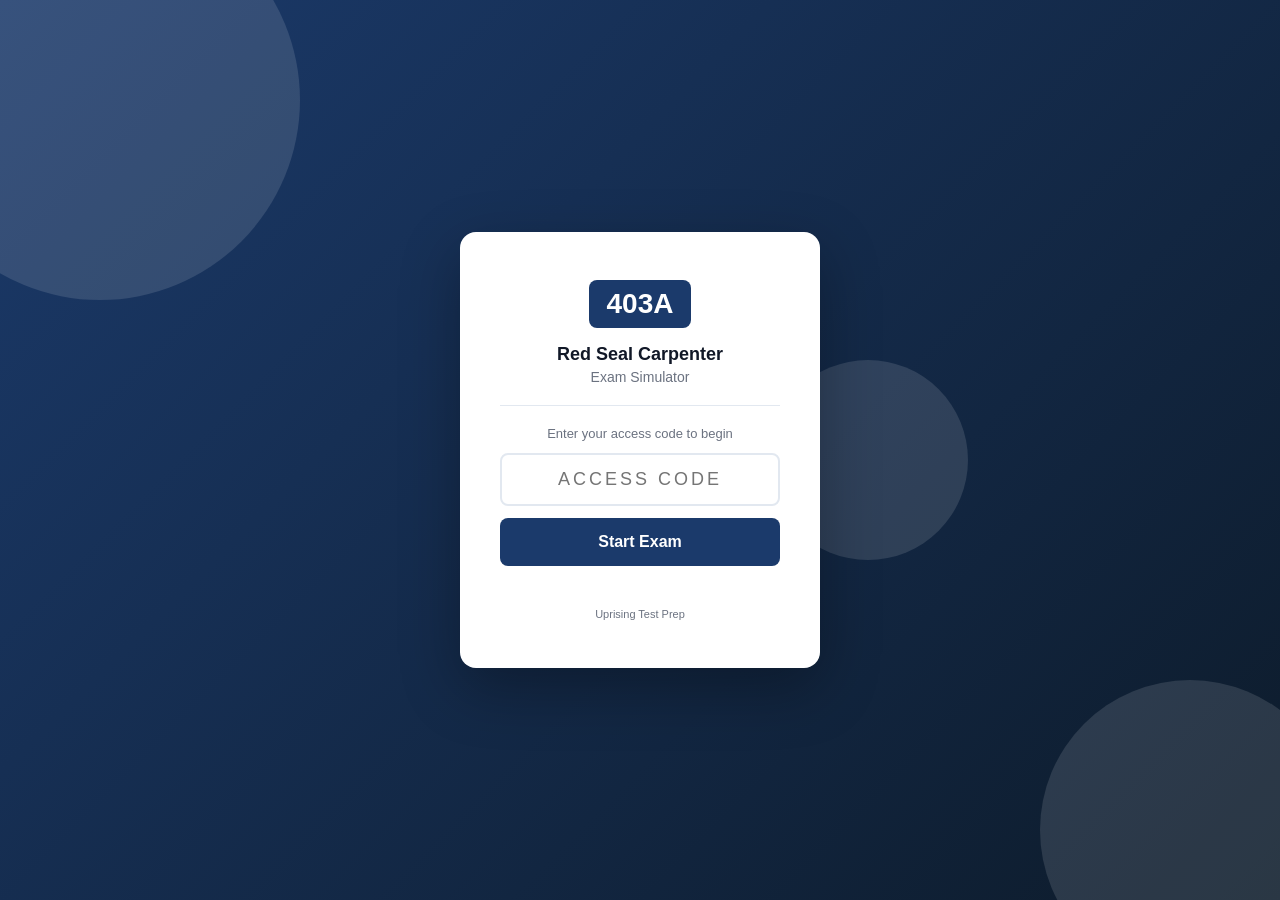
<file: index.html>
<!DOCTYPE html>
<html lang="en">
<head>
  <meta charset="UTF-8" />
  <meta name="viewport" content="width=device-width, initial-scale=1.0, viewport-fit=cover" />
  <meta name="apple-mobile-web-app-capable" content="yes" />
  <meta name="apple-mobile-web-app-status-bar-style" content="black-translucent" />
  <title>403A Exam Simulator</title>
  <link rel="stylesheet" href="style.css" />
</head>
<body>

<div id="access-gate">
  <div class="gate-bg-shapes">
    <div class="shape shape-1"></div>
    <div class="shape shape-2"></div>
    <div class="shape shape-3"></div>
  </div>
  <div class="gate-card">
    <div class="gate-logo">
      <div class="logo-badge">403A</div>
    </div>
    <h1 class="gate-title">Red Seal Carpenter</h1>
    <p class="gate-subtitle">Exam Simulator</p>
    <div class="gate-divider"></div>
    <p class="gate-instruction">Enter your access code to begin</p>
    <input type="text" id="access-code-input" class="gate-input"
           placeholder="Access Code" autocomplete="off"
           maxlength="20" spellcheck="false" />
    <button id="access-btn" class="gate-btn">Start Exam</button>
    <p id="access-error" class="gate-error"></p>
    <p class="gate-hint">Uprising Test Prep</p>
  </div>
</div>

<div id="app" style="display:none">
  <header class="top-bar">
    <div class="bar-left">
      <span class="bar-logo">403A</span>
      <span class="bar-title">Exam Simulator</span>
    </div>
    <div class="bar-right">
      <span class="bar-timer" id="timer-display">--:--</span>
      <button class="bar-btn" id="flag-btn">Flag</button>
      <button class="bar-btn bar-btn-primary" id="submit-btn">
        <span class="btn-full">Submit Exam</span>
        <span class="btn-short">Submit</span>
      </button>
    </div>
  </header>

  <div class="progress-strip">
    <div class="progress-bar" id="progress-bar"></div>
  </div>

  <main class="exam-main">
    <div class="question-panel">
      <div class="q-meta">
        <span id="q-counter"></span>
        <span id="q-domain" class="q-domain-tag"></span>
        <span id="q-flag-indicator" class="flag-chip" style="display:none">Flagged</span>
      </div>
      <!-- Shared text for a linked cluster (a clinical case, a reading
           passage). It sits ABOVE the stem, which is the one thing that
           legitimately precedes it, and repeats on every question in the
           cluster so nobody has to page backwards. -->
      <div id="q-cluster-wrap" class="cluster-wrap" style="display:none"></div>
      <p id="question-text" class="q-text"></p>
      <!-- The picture sits BELOW the question text so the simulator matches
           the printed book exactly: stem, then picture, then options. They
           used to disagree (book put the picture under the stem, simulator put
           it above), so no single wording could be true in both places, and
           184 of MLPAO's 185 image questions said "shown above" while the
           book printed the picture below the sentence. Write stems with
           neutral wording ("the strip shown", "the diagram shows") and this
           whole class of bug cannot come back. -->
      <div id="q-image-wrap" style="display:none; margin-bottom:14px;"></div>
      <div id="options-list" class="options-list"></div>
      <div id="explanation-box" class="explanation-box" style="display:none">
        <div class="explanation-label">Explanation</div>
        <p id="explanation-text" class="explanation-text"></p>
      </div>
    </div>
    <div class="nav-bar">
      <button class="nav-btn" id="prev-btn">&#8592; Prev</button>
      <button class="nav-btn nav-btn-map" id="map-btn">Question Map</button>
      <button class="nav-btn nav-btn-next" id="next-btn">Next &#8594;</button>
    </div>
  </main>
</div>

<!-- Question Map Modal -->
<div id="map-modal" style="display:none">
  <div class="map-backdrop" id="map-backdrop"></div>
  <div class="map-panel">
    <div class="map-header">
      <span class="map-title">Question Map</span>
      <button id="map-close" class="map-close-btn">&#x2715; Close</button>
    </div>
    <div class="map-legend">
      <span class="leg-item"><span class="leg-swatch leg-answered"></span>Answered</span>
      <span class="leg-item"><span class="leg-swatch leg-flagged"></span>Flagged</span>
      <span class="leg-item"><span class="leg-swatch leg-unanswered"></span>Unanswered</span>
    </div>
    <div id="q-grid" class="q-grid"></div>
  </div>
</div>

<div id="results-screen" style="display:none">
  <div class="results-card">
    <div class="res-header">
      <div class="res-badge">403A</div>
      <h2 id="res-status" class="res-status"></h2>
      <p id="res-score" class="res-score"></p>
    </div>
    <div id="res-domains" class="res-domains"></div>
    <button id="res-review-btn" class="res-btn">Review Answers</button>
    <button id="res-restart-btn" class="res-btn res-btn-secondary">Restart</button>
  </div>
</div>

<script src="questions.js"></script>
<script src="app.js"></script>
</body>
</html>
</file>
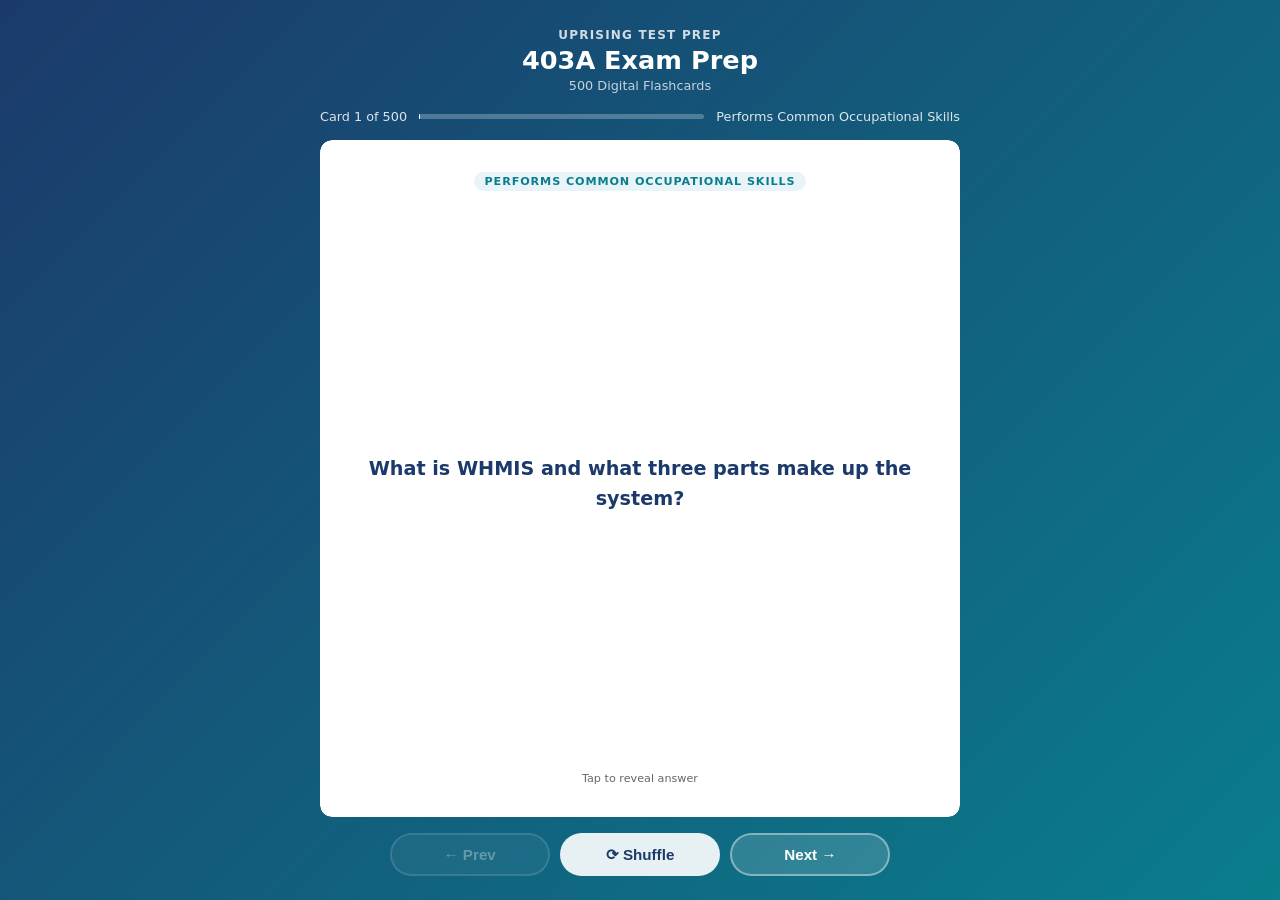
<file: flashcards/index.html>
<!DOCTYPE html>
<html lang="en">
<head>
  <meta charset="UTF-8">
  <meta name="viewport" content="width=device-width, initial-scale=1.0">
  <title>403A Exam Prep: Flashcards</title>
  <style>
    :root {
      --blue:   #1B3A6B;
      --teal:   #0A7E8C;
      --ltblue: #E8F4F8;
      --white:  #FFFFFF;
      --text:   #1A1A1A;
      --muted:  #666;
      --radius: 12px;
    }
    * { box-sizing: border-box; margin: 0; padding: 0; }
    html, body { height: 100%; }
    body {
      font-family: 'Segoe UI', system-ui, sans-serif;
      background: linear-gradient(135deg, var(--blue) 0%, var(--teal) 100%);
      /* Pinned, not min-height: the page must never grow, or the controls
         get pushed below the fold on iOS where 100dvh and height:100%
         disagree. The height:100% rule above is the pre-dvh fallback. */
      height: 100dvh;
      max-height: 100dvh;
      overflow: hidden;
      display: flex;
      flex-direction: column;
      align-items: center;
      padding: 1.25rem 1rem 1rem;
      gap: 0.75rem;
      overflow-x: hidden;
    }
    header { text-align: center; color: #fff; flex-shrink: 0; }
    header .brand { font-size: 0.75rem; font-weight: 700; letter-spacing: 0.1em; opacity: 0.8; text-transform: uppercase; }
    header h1 { font-size: 1.3rem; font-weight: 800; margin-top: 0.2rem; }
    header .subtitle { font-size: 0.8rem; opacity: 0.75; margin-top: 0.15rem; }
    #progress-info {
      display: flex; align-items: center; gap: 0.75rem;
      color: rgba(255,255,255,0.85); font-size: 0.8rem;
      flex-shrink: 0; width: 100%; max-width: 640px;
    }
    #progress-bar-track {
      flex: 1; background: rgba(255,255,255,0.25);
      border-radius: 4px; height: 5px;
    }
    #progress-bar-fill { height: 100%; background: #fff; border-radius: 4px; transition: width 0.3s; }
    .card-scene {
      width: 100%; max-width: 640px;
      perspective: 1200px;
      cursor: pointer;
      flex: 1; min-height: 0;
      display: flex; flex-direction: column;
    
      /* WebKit does not clip overflow inside a preserve-3d context, so the
         answer pane's own clip is dropped and a long answer paints over the
         Prev/Next row. This element only sets the perspective and is NOT
         itself in the 3D context, so its clip is honoured in every engine. */
      overflow: hidden;
      border-radius: var(--radius);
    }
    .card-inner {
      position: relative; width: 100%;
      flex: 1; min-height: 0;
      transition: transform 0.55s cubic-bezier(.4,0,.2,1);
      transform-style: preserve-3d;
    }
    .card-scene.flipped .card-inner { transform: rotateY(180deg); }
    .card-face {
      position: absolute; inset: 0;
      backface-visibility: hidden; -webkit-backface-visibility: hidden;
      border-radius: var(--radius);
      display: flex; flex-direction: column;
      padding: 1.5rem 1.75rem;
      box-shadow: 0 12px 40px rgba(0,0,0,0.2);
      overflow: hidden;
    
      /* Painting through a mask forces WebKit to allocate a real clipping
         layer for a 3D-transformed element, which is what makes the
         overflow:hidden and the rounded corners above actually apply. */
      -webkit-mask-image: -webkit-radial-gradient(#fff, #000);
              mask-image: radial-gradient(#fff, #000);
    }
    .card-front { background: var(--white); align-items: center; justify-content: center; }
    .card-back  { background: var(--ltblue); transform: rotateY(180deg); }
    .card-badge {
      font-size: 0.7rem; font-weight: 700; text-transform: uppercase;
      letter-spacing: 0.08em;
      background: var(--ltblue); color: var(--teal);
      padding: 0.2rem 0.65rem; border-radius: 20px;
      margin-bottom: 0.85rem; flex-shrink: 0;
    }
    .card-back .card-badge { background: rgba(10,126,140,0.12); }
    .card-front .q-text {
      font-size: 1.1rem; font-weight: 600; color: var(--blue); line-height: 1.55;
      text-align: center; overflow-y: auto; flex: 1;
      display: flex; align-items: center; justify-content: center;
      scrollbar-width: thin; scrollbar-color: rgba(27,58,107,0.3) transparent;
    }
    .card-back .a-label { font-size: 0.7rem; font-weight: 700; color: var(--teal); text-transform: uppercase; letter-spacing: 0.08em; margin-bottom: 0.4rem; flex-shrink: 0; }
    .card-back .a-text  {
      font-size: 0.975rem; color: var(--text); line-height: 1.65;
      overflow-y: auto; flex: 1; min-height: 0; padding-right: 4px;
      scrollbar-width: thin; scrollbar-color: rgba(10,126,140,0.4) transparent;
    
      -webkit-overflow-scrolling: touch;
      overscroll-behavior: contain;
    }
    .card-back .a-text::-webkit-scrollbar { width: 4px; }
    .card-back .a-text::-webkit-scrollbar-track { background: transparent; }
    .card-back .a-text::-webkit-scrollbar-thumb { background: rgba(10,126,140,0.4); border-radius: 4px; }
    .tap-hint { flex-shrink: 0; margin-top: 0.6rem; font-size: 0.7rem; color: var(--muted); text-align: center; }
    .card-back .tap-hint { color: var(--teal); opacity: 0.7; }
    .controls {
      display: flex; gap: 0.65rem; flex-wrap: nowrap;
      justify-content: center; flex-shrink: 0;
      width: 100%; max-width: 640px;
      padding-bottom: env(safe-area-inset-bottom, 0px);
    }
    .btn {
      padding: 0.6rem 1.2rem; border-radius: 50px;
      border: 2px solid rgba(255,255,255,0.4);
      background: rgba(255,255,255,0.15); color: #fff;
      font-weight: 700; font-size: 0.875rem; cursor: pointer;
      transition: all 0.2s; backdrop-filter: blur(4px);
      white-space: nowrap; flex: 1; max-width: 160px;
    }
    .btn:hover { background: rgba(255,255,255,0.3); border-color: rgba(255,255,255,0.7); }
    .btn:active { transform: scale(0.96); }
    .btn:disabled { opacity: 0.35; cursor: not-allowed; }
    .btn.btn-primary { background: rgba(255,255,255,0.9); color: var(--blue); border-color: transparent; }
    .btn.btn-primary:hover { background: #fff; }
    #loading { color: rgba(255,255,255,0.8); font-size: 1rem; text-align: center; padding: 3rem; flex: 1; }
    @media (min-width: 768px) {
      body { padding: 1.75rem 1.5rem 1.5rem; gap: 1rem; }
      header h1 { font-size: 1.6rem; }
      .card-face { padding: 2rem 2.5rem; }
      .card-front .q-text { font-size: 1.2rem; }
      .card-back .a-text { font-size: 1.05rem; }
      .btn { font-size: 0.95rem; padding: 0.65rem 1.4rem; }
    }
    @media (max-width: 380px) {
      body { padding: 0.75rem; gap: 0.5rem; }
      header .brand { font-size: 0.65rem; }
      header h1 { font-size: 1.1rem; }
      header .subtitle { display: none; }
      .card-face { padding: 1rem 1.1rem; }
      .card-front .q-text { font-size: 0.975rem; }
      .card-back .a-text { font-size: 0.875rem; }
      .btn { font-size: 0.8rem; padding: 0.5rem 0.75rem; }
    }
  </style>
</head>
<body>
<header>
  <div class="brand">Uprising Test Prep</div>
  <h1>403A Exam Prep</h1>
  <div class="subtitle">500 Digital Flashcards</div>
</header>
<div id="progress-info">
  <span id="card-counter">Card 1 of 500</span>
  <div id="progress-bar-track"><div id="progress-bar-fill" style="width:0%"></div></div>
  <span id="domain-label"></span>
</div>
<div id="loading">Loading flashcards...</div>
<div class="card-scene" id="card-scene" style="display:none" onclick="flipCard()">
  <div class="card-inner" id="card-inner">
    <div class="card-face card-front">
      <div class="card-badge" id="front-badge"></div>
      <div class="q-text" id="q-text"></div>
      <div class="tap-hint">Tap to reveal answer</div>
    </div>
    <div class="card-face card-back">
      <div class="card-badge" id="back-badge">Answer</div>
      <div class="a-label">Answer</div>
      <div class="a-text" id="a-text"></div>
      <div class="tap-hint">Tap to flip back</div>
    </div>
  </div>
</div>
<div class="controls" id="controls" style="display:none">
  <button class="btn" id="prev-btn" onclick="event.stopPropagation();move(-1)" disabled>&#8592; Prev</button>
  <button class="btn btn-primary" onclick="event.stopPropagation();shuffleCards()">&#10227; Shuffle</button>
  <button class="btn" id="next-btn" onclick="event.stopPropagation();move(1)">Next &#8594;</button>
</div>
<script>
const DOMAIN_LABELS = {
  performs_common_occupational_skills: "Performs Common Occupational Skills",
  performs_planning_and_layout: "Performs Planning and Layout",
  performs_concrete_work: "Performs Concrete Work",
  performs_framing: "Performs Framing",
  performs_exterior_finishing: "Performs Exterior Finishing",
  performs_interior_finishing: "Performs Interior Finishing",
  performs_renovations: "Performs Renovations",
};
let cards   = [];
let current = 0;
async function init() {
  try {
    const res = await fetch('flashcards.json');
    if (!res.ok) throw new Error('Network error');
    cards = await res.json();
    document.getElementById('loading').style.display    = 'none';
    document.getElementById('card-scene').style.display = 'flex';
    document.getElementById('controls').style.display   = 'flex';
    show();
  } catch (e) {
    document.getElementById('loading').textContent = 'Error loading flashcards. Please try refreshing.';
  }
}
function domainLabel(key) {
  return DOMAIN_LABELS[key] || key.replace(/_/g, ' ').replace(/\b\w/g, c => c.toUpperCase());
}
function show() {
  const c = cards[current];
  document.getElementById('card-scene').classList.remove('flipped');
  document.getElementById('a-text').scrollTop = 0;
  const label = domainLabel(c.domain || c.chapter || '');
  document.getElementById('q-text').textContent       = c.front;
  document.getElementById('a-text').textContent       = c.back;
  document.getElementById('front-badge').textContent  = label;
  document.getElementById('back-badge').textContent   = label;
  document.getElementById('card-counter').textContent = `Card ${current+1} of ${cards.length}`;
  document.getElementById('domain-label').textContent = label;
  document.getElementById('progress-bar-fill').style.width = `${((current+1)/cards.length*100).toFixed(1)}%`;
  document.getElementById('prev-btn').disabled = current === 0;
  document.getElementById('next-btn').disabled = current === cards.length - 1;
}
function flipCard() { document.getElementById('card-scene').classList.toggle('flipped'); }
function move(dir) {
  const next = current + dir;
  if (next < 0 || next >= cards.length) return;
  current = next; show();
}
function shuffleCards() {
  for (let i = cards.length - 1; i > 0; i--) {
    const j = Math.floor(Math.random() * (i+1));
    [cards[i], cards[j]] = [cards[j], cards[i]];
  }
  current = 0; show();
}
document.addEventListener('keydown', e => {
  if (e.key === 'ArrowRight' || e.key === 'ArrowDown') move(1);
  else if (e.key === 'ArrowLeft' || e.key === 'ArrowUp') move(-1);
  else if (e.key === ' ' || e.key === 'Enter') { e.preventDefault(); flipCard(); }
});
init();
</script>
</body>
</html>
</file>
<file: style.css>
/* 403A Exam Simulator, Styles */
:root {
  --primary:   #1B3A6B;
  --pass:      #059669;
  --fail:      #DC2626;
  --bg:        #F3F4F8;
  --card:      #FFFFFF;
  --border:    #E2E8F0;
  --text:      #111827;
  --muted:     #6B7280;
  --radius:    10px;
}
*, *::before, *::after { box-sizing: border-box; margin: 0; padding: 0; }
body {
  font-family: -apple-system, BlinkMacSystemFont, "Segoe UI", sans-serif;
  background: var(--bg);
  color: var(--text);
  height: 100vh;
  height: 100dvh;
  overflow: hidden;
  -webkit-text-size-adjust: 100%;
}

/* ── Access Gate ─────────────────────────────────────────────────────────── */
#access-gate {
  display: flex;
  align-items: center;
  justify-content: center;
  height: 100vh;
  height: 100dvh;
  background: linear-gradient(135deg, var(--primary) 0%, #0d1b2a 100%);
  position: relative;
  overflow: hidden;
  padding: 20px;
  padding-top: max(20px, env(safe-area-inset-top));
  padding-bottom: max(20px, env(safe-area-inset-bottom));
}
.gate-bg-shapes { position: absolute; inset: 0; pointer-events: none; }
.shape { position: absolute; border-radius: 50%; opacity: .12; background: #fff; }
.shape-1 { width: 400px; height: 400px; top: -100px; left: -100px; }
.shape-2 { width: 300px; height: 300px; bottom: -80px; right: -60px; }
.shape-3 { width: 200px; height: 200px; top: 40%; left: 60%; }
.gate-card {
  background: #fff;
  border-radius: 16px;
  padding: 48px 40px;
  text-align: center;
  width: 100%;
  max-width: 360px;
  position: relative;
  z-index: 1;
  box-shadow: 0 20px 60px rgba(0,0,0,.3);
}
.logo-badge {
  display: inline-block;
  background: var(--primary);
  color: #fff;
  font-weight: 800;
  font-size: 28px;
  padding: 8px 18px;
  border-radius: 8px;
}
.gate-title { font-size: 18px; font-weight: 700; margin-top: 16px; color: var(--text); }
.gate-subtitle { color: var(--muted); font-size: 14px; margin-top: 4px; }
.gate-divider { height: 1px; background: var(--border); margin: 20px 0; }
.gate-instruction { font-size: 13px; color: var(--muted); margin-bottom: 12px; }
.gate-input {
  width: 100%;
  padding: 14px 16px;
  border: 2px solid var(--border);
  border-radius: 8px;
  font-size: 18px;
  text-align: center;
  text-transform: uppercase;
  letter-spacing: 3px;
  outline: none;
}
.gate-input:focus { border-color: var(--primary); }
.gate-btn {
  width: 100%;
  margin-top: 12px;
  padding: 15px;
  background: var(--primary);
  color: #fff;
  border: none;
  border-radius: 8px;
  font-size: 16px;
  font-weight: 600;
  cursor: pointer;
  -webkit-tap-highlight-color: transparent;
}
.gate-btn:hover { opacity: .9; }
.gate-error { color: var(--fail); font-size: 13px; margin-top: 8px; min-height: 18px; }
.gate-hint { color: var(--muted); font-size: 11px; margin-top: 16px; }

/* ── App shell ───────────────────────────────────────────────────────────── */
#app {
  display: flex;
  flex-direction: column;
  height: 100vh;
  height: 100dvh;
  padding-top: env(safe-area-inset-top);
}
.top-bar {
  display: flex;
  justify-content: space-between;
  align-items: center;
  background: var(--primary);
  color: #fff;
  padding: 0 20px;
  padding-left: max(20px, env(safe-area-inset-left));
  padding-right: max(20px, env(safe-area-inset-right));
  height: 52px;
  flex-shrink: 0;
  gap: 8px;
}
.bar-left { display: flex; align-items: center; gap: 8px; min-width: 0; }
.bar-logo { font-weight: 800; font-size: 18px; flex-shrink: 0; }
.bar-title { font-size: 14px; opacity: .8; white-space: nowrap; overflow: hidden; text-overflow: ellipsis; }
.bar-right { display: flex; align-items: center; gap: 8px; flex-shrink: 0; }
.bar-timer {
  font-variant-numeric: tabular-nums;
  font-size: 16px;
  font-weight: 600;
  min-width: 68px;
  text-align: right;
}
.bar-btn {
  padding: 7px 13px;
  background: rgba(255,255,255,.15);
  border: 1px solid rgba(255,255,255,.3);
  color: #fff;
  border-radius: 6px;
  cursor: pointer;
  font-size: 13px;
  white-space: nowrap;
  -webkit-tap-highlight-color: transparent;
  touch-action: manipulation;
}
.bar-btn:hover { background: rgba(255,255,255,.25); }
.bar-btn-primary {
  background: #fff;
  color: var(--primary);
  border-color: #fff;
  font-weight: 600;
}
.bar-btn-primary:hover { background: #f0f0f0; }
.btn-short { display: none; }
.btn-full  { display: inline; }

.progress-strip { height: 4px; background: rgba(0,0,0,.1); flex-shrink: 0; }
.progress-bar   { height: 100%; background: #4ade80; transition: width .3s; }

/* ── Main exam area ──────────────────────────────────────────────────────── */
.exam-main {
  flex: 1;
  overflow: hidden;
  display: flex;
  flex-direction: column;
  padding: 16px 20px 0;
  padding-left: max(16px, env(safe-area-inset-left));
  padding-right: max(16px, env(safe-area-inset-right));
  min-height: 0;
}
.question-panel { flex: 1; overflow-y: auto; padding-bottom: 12px; -webkit-overflow-scrolling: touch; }
.q-meta {
  display: flex;
  align-items: center;
  gap: 8px;
  margin-bottom: 12px;
  font-size: 13px;
  color: var(--muted);
  flex-wrap: wrap;
}
.q-domain-tag {
  background: var(--primary);
  color: #fff;
  padding: 2px 8px;
  border-radius: 4px;
  font-size: 11px;
  font-weight: 600;
}
.flag-chip {
  background: #FEF3C7;
  color: #92400E;
  padding: 2px 8px;
  border-radius: 4px;
  font-size: 11px;
  font-weight: 600;
}
.cluster-wrap {
  border-left: 4px solid var(--primary, #1B3A6B);
  background: #F2F6FC; border-radius: 8px;
  padding: 10px 14px; margin-bottom: 16px;
}
.cluster-label {
  font-size: 11px; font-weight: 700; letter-spacing: 0.06em;
  text-transform: uppercase; color: var(--primary, #1B3A6B); margin-bottom: 6px;
}
.cluster-body {
  max-height: 38vh; overflow-y: auto; font-size: 15px; line-height: 1.6;
  -webkit-overflow-scrolling: touch;
}
.cluster-body p + p { margin-top: 10px; }
@media (min-width: 1100px) { .cluster-body { max-height: 52vh; } }

.q-image {
  max-width: 100%;
  /* Cap the height too. With only max-width, a tall exhibit renders at full
     width and pushes the stem and every option below the fold, so the question
     looks like it has no answers until the candidate scrolls. Found on CNPLE. */
  max-height: 62vh;
  width: auto;
  height: auto;
  object-fit: contain;
  border-radius: 6px;
  border: 1px solid var(--border);
  display: block;
  margin-bottom: 14px;
}
.q-text { font-size: 16px; line-height: 1.65; margin-bottom: 20px; }
.options-list { display: flex; flex-direction: column; gap: 10px; }
.option {
  display: flex;
  align-items: flex-start;
  gap: 12px;
  padding: 15px 16px;
  background: var(--card);
  border: 2px solid var(--border);
  border-radius: var(--radius);
  cursor: pointer;
  transition: .15s;
  -webkit-tap-highlight-color: transparent;
  touch-action: manipulation;
  min-height: 52px;
}
.option:hover  { border-color: var(--primary); background: #F8FAFF; }
.option.selected  { border-color: var(--primary); background: #EEF3FF; }
.option.correct   { border-color: #059669; background: #ECFDF5; }
.option.incorrect { border-color: #DC2626; background: #FEF2F2; }
.explanation-box {
  margin-top: 20px;
  padding: 16px 18px;
  background: #F0F9FF;
  border-left: 4px solid #2563EB;
  border-radius: 6px;
}
.explanation-label {
  font-size: 11px;
  font-weight: 700;
  text-transform: uppercase;
  letter-spacing: .06em;
  color: #2563EB;
  margin-bottom: 8px;
}
.explanation-text { font-size: 14.5px; line-height: 1.7; color: #1e293b; margin: 0; }
.opt-letter { font-weight: 700; font-size: 15px; color: var(--primary); min-width: 22px; padding-top: 1px; flex-shrink: 0; }
.opt-text   { font-size: 15px; line-height: 1.5; }

/* ── Nav bar ─────────────────────────────────────────────────────────────── */
.nav-bar {
  display: flex;
  align-items: center;
  gap: 8px;
  padding: 10px 0;
  padding-bottom: max(14px, env(safe-area-inset-bottom));
  flex-shrink: 0;
}
.nav-btn {
  flex: 1;
  padding: 13px 8px;
  background: var(--card);
  border: 1px solid var(--border);
  border-radius: 8px;
  cursor: pointer;
  font-size: 15px;
  font-weight: 500;
  text-align: center;
  -webkit-tap-highlight-color: transparent;
  touch-action: manipulation;
  min-height: 48px;
}
.nav-btn:hover      { background: #f0f0f0; }
.nav-btn-map {
  background: var(--bg);
  border-color: var(--primary);
  color: var(--primary);
  font-weight: 600;
}
.nav-btn-map:hover { background: #EEF3FF; }
.nav-btn-next {
  background: var(--primary);
  color: #fff;
  border-color: var(--primary);
}
.nav-btn-next:hover { opacity: .9; }

/* ── Question Map Modal ──────────────────────────────────────────────────── */
#map-modal {
  position: fixed;
  inset: 0;
  z-index: 1000;
  display: flex;
  flex-direction: column;
  justify-content: flex-end;
}
.map-backdrop { position: absolute; inset: 0; background: rgba(0,0,0,.5); }
.map-panel {
  position: relative;
  background: #fff;
  border-radius: 20px 20px 0 0;
  padding: 20px;
  padding-bottom: max(20px, env(safe-area-inset-bottom));
  max-height: 80vh;
  max-height: 80dvh;
  display: flex;
  flex-direction: column;
  box-shadow: 0 -4px 30px rgba(0,0,0,.2);
}
.map-header {
  display: flex;
  align-items: center;
  justify-content: space-between;
  margin-bottom: 12px;
  flex-shrink: 0;
}
.map-title { font-size: 17px; font-weight: 700; color: var(--text); }
.map-close-btn {
  padding: 8px 16px;
  background: var(--bg);
  border: 1px solid var(--border);
  border-radius: 8px;
  cursor: pointer;
  font-size: 14px;
  font-weight: 500;
  min-height: 40px;
  -webkit-tap-highlight-color: transparent;
  touch-action: manipulation;
}
.map-close-btn:hover { background: #e5e7eb; }
.map-legend { display: flex; gap: 16px; margin-bottom: 14px; flex-shrink: 0; flex-wrap: wrap; }
.leg-item { display: flex; align-items: center; gap: 6px; font-size: 13px; color: var(--muted); }
.leg-swatch {
  width: 16px;
  height: 16px;
  border-radius: 3px;
  border: 1px solid var(--border);
  background: var(--card);
  display: inline-block;
  flex-shrink: 0;
}
.leg-swatch.leg-answered  { background: var(--primary); border-color: var(--primary); }
.leg-swatch.leg-flagged   { background: #FEF3C7; border-color: #F59E0B; }
.leg-swatch.leg-unanswered { background: var(--card); }
.q-grid {
  display: flex;
  flex-wrap: wrap;
  gap: 6px;
  overflow-y: auto;
  flex: 1;
  padding-bottom: 8px;
  -webkit-overflow-scrolling: touch;
}
.grid-btn {
  width: 40px;
  height: 40px;
  border: 1px solid var(--border);
  border-radius: 6px;
  background: var(--card);
  font-size: 12px;
  cursor: pointer;
  font-weight: 500;
  -webkit-tap-highlight-color: transparent;
  touch-action: manipulation;
}
.grid-btn.answered { background: var(--primary); color: #fff; border-color: var(--primary); }
.grid-btn.flagged  { background: #FEF3C7; border-color: #F59E0B; }
.grid-btn.active   { outline: 3px solid var(--primary); outline-offset: 2px; }

/* ── Results ─────────────────────────────────────────────────────────────── */
#results-screen {
  display: flex;
  align-items: flex-start;
  justify-content: center;
  min-height: 100vh;
  min-height: 100dvh;
  background: var(--bg);
  overflow-y: auto;
  -webkit-overflow-scrolling: touch;
  padding: 20px 16px;
  padding-top: max(20px, env(safe-area-inset-top));
  padding-bottom: max(20px, env(safe-area-inset-bottom));
}
.results-card {
  background: var(--card);
  border-radius: 16px;
  padding: 40px;
  max-width: 480px;
  width: 100%;
  box-shadow: 0 8px 30px rgba(0,0,0,.1);
}
.res-header { text-align: center; margin-bottom: 24px; }
.res-badge {
  display: inline-block;
  background: var(--primary);
  color: #fff;
  font-weight: 800;
  font-size: 22px;
  padding: 6px 16px;
  border-radius: 8px;
}
.res-status { font-size: 36px; font-weight: 800; margin-top: 12px; }
.res-score  { font-size: 18px; color: var(--muted); margin-top: 4px; }
.res-domains { margin-bottom: 24px; display: flex; flex-direction: column; gap: 10px; }
.res-domain-row { display: flex; align-items: center; gap: 8px; font-size: 13px; }
.res-domain-name { width: 160px; font-weight: 500; flex-shrink: 0; }
.res-domain-bar-wrap { flex: 1; background: #E5E7EB; border-radius: 4px; height: 8px; overflow: hidden; }
.res-domain-bar { height: 100%; border-radius: 4px; transition: width .5s; }
.res-domain-pct { width: 36px; text-align: right; font-weight: 600; }
.res-btn {
  width: 100%;
  padding: 15px;
  background: var(--primary);
  color: #fff;
  border: none;
  border-radius: 8px;
  font-size: 15px;
  font-weight: 600;
  cursor: pointer;
  margin-bottom: 10px;
  min-height: 52px;
  -webkit-tap-highlight-color: transparent;
  touch-action: manipulation;
}
.res-btn:hover { opacity: .9; }
.res-btn-secondary {
  background: transparent;
  color: var(--primary);
  border: 2px solid var(--primary);
}
.res-btn-secondary:hover { background: var(--primary); color: #fff; }

/* ── Mobile breakpoint (phones ≤ 640px) ─────────────────────────────────── */
@media (max-width: 640px) {
  /* Gate card */
  .gate-card { padding: 32px 24px; }

  /* Top bar: hide long title text, swap Submit label */
  .bar-title  { display: none; }
  .btn-full   { display: none; }
  .btn-short  { display: inline; }
  .bar-right  { gap: 6px; }
  .bar-btn    { padding: 6px 10px; font-size: 12px; }
  .bar-timer  { font-size: 14px; min-width: 58px; }

  /* Exam main */
  .exam-main { padding: 12px 14px 0; }
  .q-text { font-size: 16px; }
  .opt-text { font-size: 15px; }

  /* Nav bar, bigger touch targets */
  .nav-btn { font-size: 14px; padding: 14px 6px; }

  /* Results */
  .results-card { padding: 28px 20px; }
  .res-domain-name { width: 110px; font-size: 12px; }
  .res-domain-pct  { font-size: 12px; }
  .res-status { font-size: 30px; }

  /* Map grid, slightly bigger buttons on phones */
  .grid-btn { width: 42px; height: 42px; }
}

/* ── Very small phones (≤ 380px) ────────────────────────────────────────── */
@media (max-width: 380px) {
  .bar-logo { font-size: 15px; }
  .bar-btn  { padding: 5px 8px; font-size: 11px; }
  .bar-timer { font-size: 13px; min-width: 52px; }
  .nav-btn  { font-size: 13px; }
  .grid-btn { width: 38px; height: 38px; font-size: 11px; }
}
</file>
